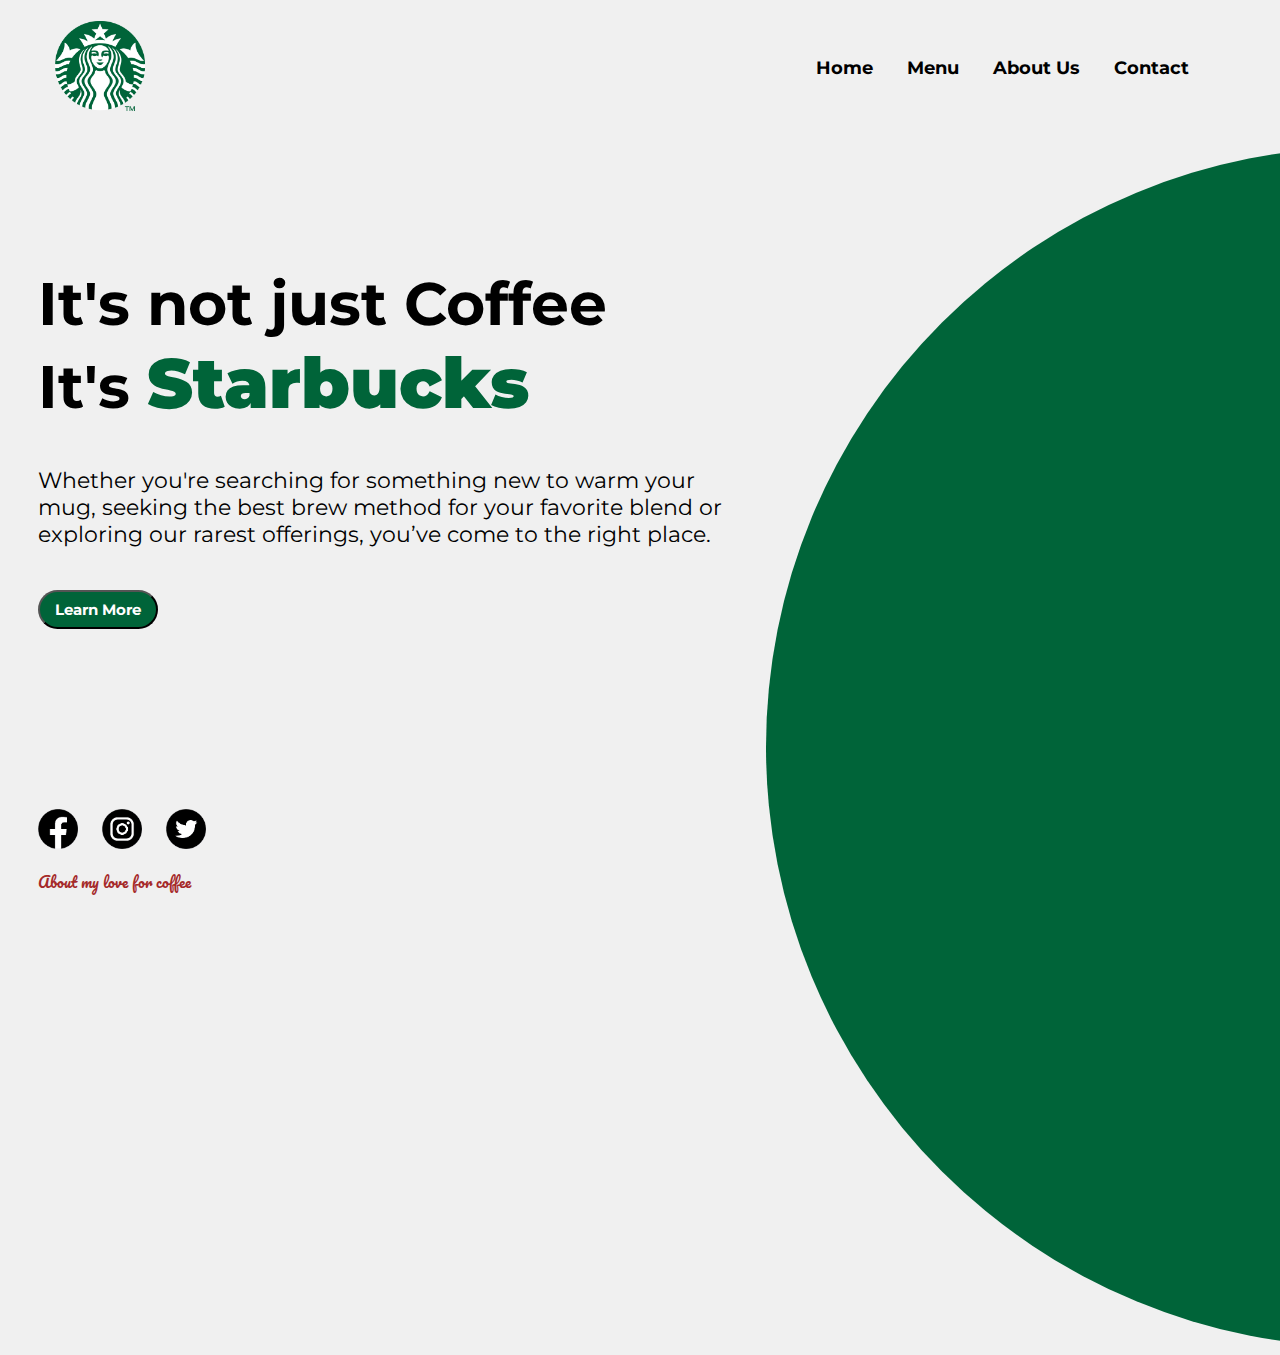
<file: index.html>
<!DOCTYPE html>
<html lang="en">
<head>
    <meta charset="UTF-8">
    <meta http-equiv="X-UA-Compatible" content="IE=edge">
    <meta name="viewport" content="width=device-width, initial-scale=1.0">
    <title>Starbucks</title>
    <link href="./css/style3.css" rel="stylesheet">

</head>
<body>
    <div class="header">
        <div id="logo"> <!--Logo-->
            <img src="./assets/logo.png" width="90px" height="90px" alt="logo">
        </div>
        <div class="menu"> <!--Menu-->
            <a href="#">Home</a>
            <a href="#">Menu</a>
            <a href="#">About Us</a>
            <a href="#">Contact</a>
        </div>
    </div>

    <div class="central">
        <div class="principal">
            <h1>
                It's not just Coffee<br>
                It's <span id="decoration">Starbucks</span>
            </h1>
            <p>
                Whether you're searching for something new to warm your mug, seeking the best brew method for your favorite blend or exploring our rarest offerings, you’ve come to the right place.
            </p>
            <button>Learn More</button>
            <div class="socialMedia">
                <a href="https://facebook.com" target="_blank" rel='noopener' title="Facebook"><img src="./assets/facebook.png" height="40" width="40" alt="Facebook Logo"></a>
                <a href="https://instagram.com" target="_blank" rel='noopener' title="Instagram"><img src="./assets/instagram.png" height="40" width="40" alt="Instagram Logo"></a>
                <a href="https://twitter.com" target="_blank" rel='noopener' title="twitter"><img src="./assets/twitter.png" height="40" width="40" alt="Twitter Logo"></a>
                <p>About my love for coffee</p>
            </div>
        </div>
        <div class="extra">
            <img src="./assets/cafe1.png" alt="Coffee>
        </div>
    </div>

</body>
</html>
</file>
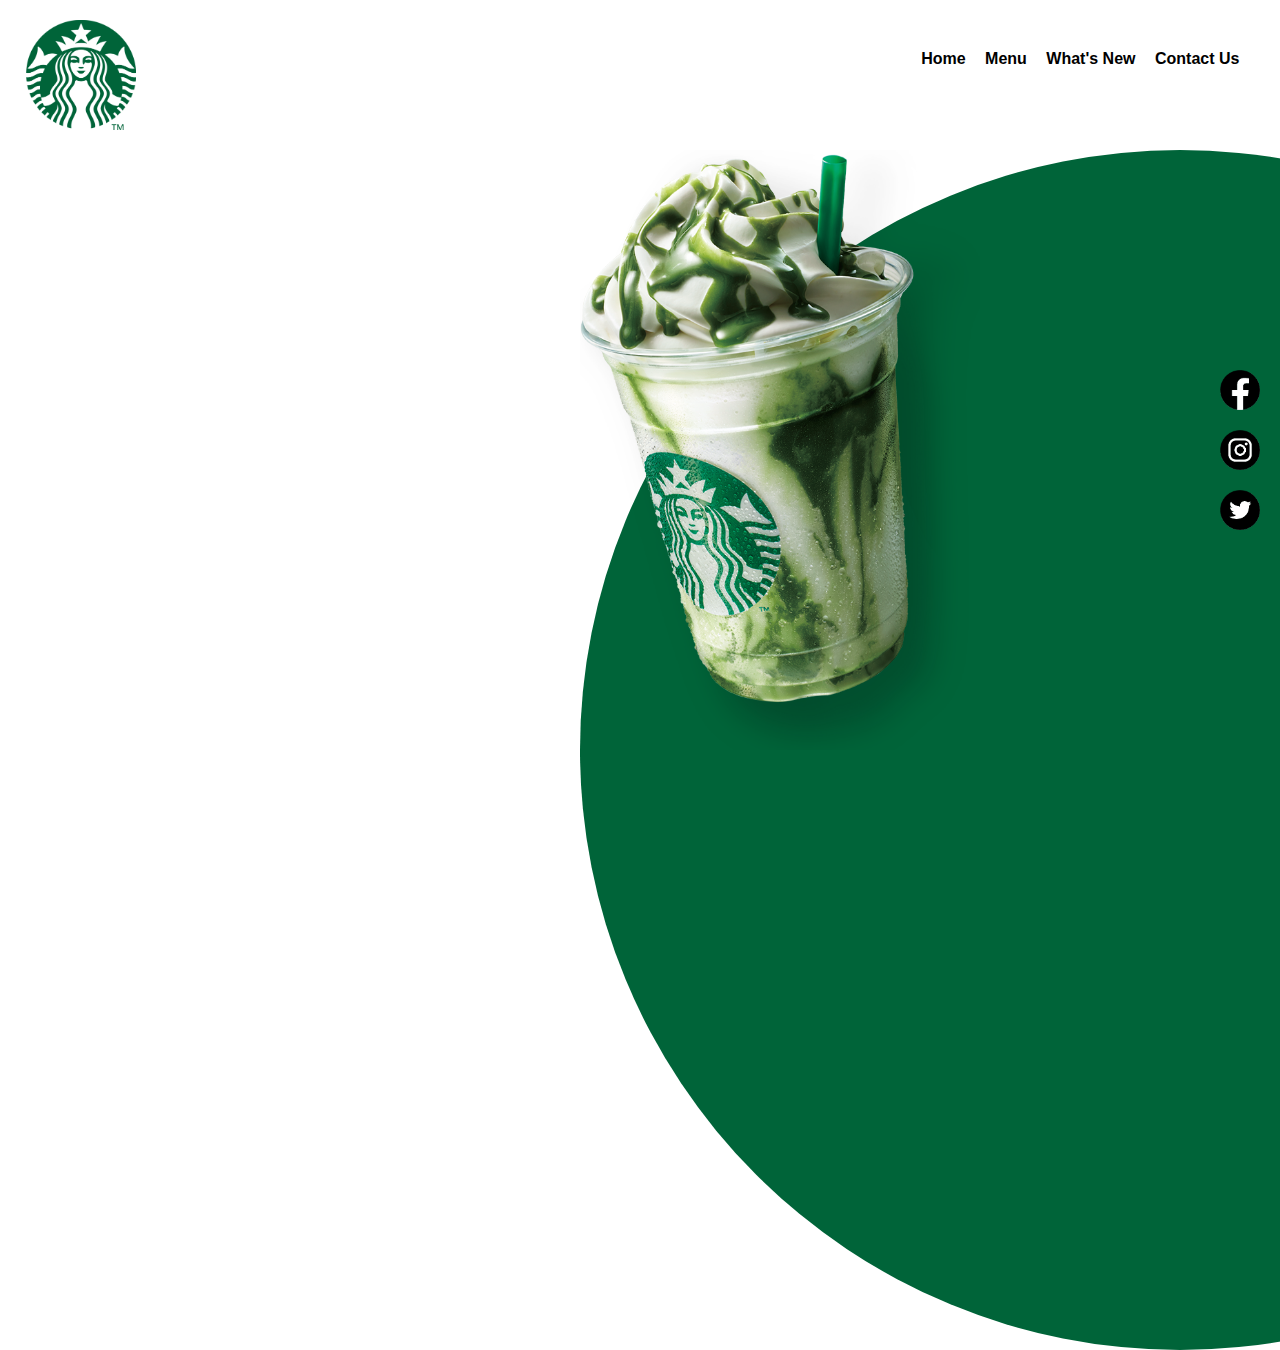
<file: menu.html>
<!DOCTYPE html>
<html lang="en">
<head>
    <meta charset="UTF-8">
    <meta http-equiv="X-UA-Compatible" content="IE=edge">
    <meta name="viewport" content="width=device-width, initial-scale=1.0">
    <title>Menu Starbucks</title>
    <link href="css/style2.css" rel="stylesheet" />
</head>
<body>
    <header>
        <div class="center">
            <div class="logo"> <!--logo starbucks-->
                <img src="./assets/logo.png" height="110" width="110">
            </div>
            <div class="menu"> <!--Menu superior-->
                <a href="./index.html">Home</a>
                <a href="./menu.html">Menu</a>
                <a href="#">What's New</a>
                <a href="#">Contact Us</a>
            </div>
        </div>
    </header>
    <section class="sobre">
        <div class="extras ">
            <img src="./assets/frappuccino1.png" height="600" width="400">
            <div class="socialMedia">
                <a href="https://facebook.com" target="_blank" rel='noopener' title="Facebook"><img src="./assets/facebook.png" height="40" width="40"></a>
                <a href="https://instagram.com" target="_blank" rel='noopener' title="Facebook"><img src="./assets/instagram.png" height="40" width="40"></a>
                <a href="https://twitter.com" target="_blank" rel='noopener' title="Facebook"><img src="./assets/twitter.png" height="40" width="40"></a>
            </div>
        </div>


        </div>
    </section>

</body>
</html>
</file>
<file: css/style3.css>
@import url('https://fonts.googleapis.com/css2?family=Inter:wght@100;400&family=Montserrat:wght@100;400;600;700;800&family=Raleway:wght@100;400;600;900&display=swap');
@import url('https://fonts.googleapis.com/css2?family=Whisper&display=swap');
@import url('https://fonts.googleapis.com/css2?family=Pacifico&display=swap');


body {
    overflow: hidden;
    background-color: rgb(240, 240, 240);
}

.header {
    grid-template-columns: 10% auto;
    display: grid;
    flex-direction: row;
    text-align: right;
    align-items: center;
    padding: 1%;
}

.menu {
    margin-right: 5%;
}

.menu a {
    text-decoration: none;
    color: black;
    padding: 15px;
    font-family: 'Montserrat';
    font-weight: 700;
    font-size: 18px;
}

.central {
    grid-template-columns: 60% auto;
    display: grid;
}

.principal {
    padding: 30px;
    grid-template-columns: auto;
}

.principal h1 {
    font-family: 'Montserrat';
    font-size: 60px;
    padding-top: 70px;
}

.principal #decoration {
    color: #006439;
    font-size: 70px;
    font-weight: bolder;
}

.principal p {
    font-family: 'Montserrat';
    font-size: 22px;
    padding-bottom: 20px;
}

.principal button {
    background-color: #006439;
    color: white;
    padding: 8px;
    padding-left: 15px;
    padding-right: 15px;
    border-radius: 20px;
    font-family: 'Montserrat';
    font-weight: bold;
    font-size: 15px;
    cursor: pointer;
}

.socialMedia {
    align-items: center;
    text-align: left;
    padding-top: 180px;
}

.socialMedia img {
    cursor: pointer;
    margin-right: 20px;
}

.socialMedia p {
    font-size: 15px;
    font-family: 'Pacifico', cursive;
    color: brown;
}

.extra {
    background-color: #006439;
    border-radius: 50%;
    bottom: -450px;
    right: -500px;
    width: 1200px;
    height: 1200px;
    margin-top: 20px;
}
</file>
<file: css/style2.css>
* {
    margin: 0;
    padding: 0;
    box-sizing: border-box;
    font-family: Verdana, Geneva, Tahoma, sans-serif;
}

.center {
    display: flex;
    flex-wrap: wrap;
    max-width: 1280px;
    margin: 0 auto;
    padding: 0 2%;
}

html,body {
    height: 100%;
    overflow-y: hidden;
    overflow-x: hidden;
}

header {
    height: 200px;
    padding: 20px 0;
}

.logo {
    width: 50%;
}

.menu {
    padding-top: 30px;
    width: 50%;
    text-align: right;
} 

.menu a {
    color: black;
    text-decoration: none;
    font-weight: bold;
    margin-right: 15px;
    cursor: pointer;
}

section.principal {
    height: calc(100% - 200px);
    position: relative;
}

.extras {
    position: absolute;
    bottom: -450px;
    right: -500px;
    width: 1200px;
    height: 1200px;
    border-radius: 50%;
    background-color: #006439;
}

.socialMedia {
    position: absolute;
    right: 520px;
    top: 200px;
} 

.socialMedia img {
    display: block;
    width: 40px;
    margin: 20px 0;
    cursor: pointer;
}

.socialMedia a {
    cursor: pointer;
}

.texto-sobre {
    margin-top: 100px;
}

.texto-sobre h1 {
    font-size: 50px;
}

.texto-sobre h1 #destaque {
    color: #006439;
}

.texto-sobre p {
    margin: 20px 0;
    color: black;
    font-size: 14px;
    font-weight: bold;
    max-width: 500px;
}

.texto-sobre button {
    border: 0;
    background-color: #006439;
    color: white;
    border-radius: 10px;
    width: 100px;
    height: 30px;
    cursor: pointer;
}
</file>
